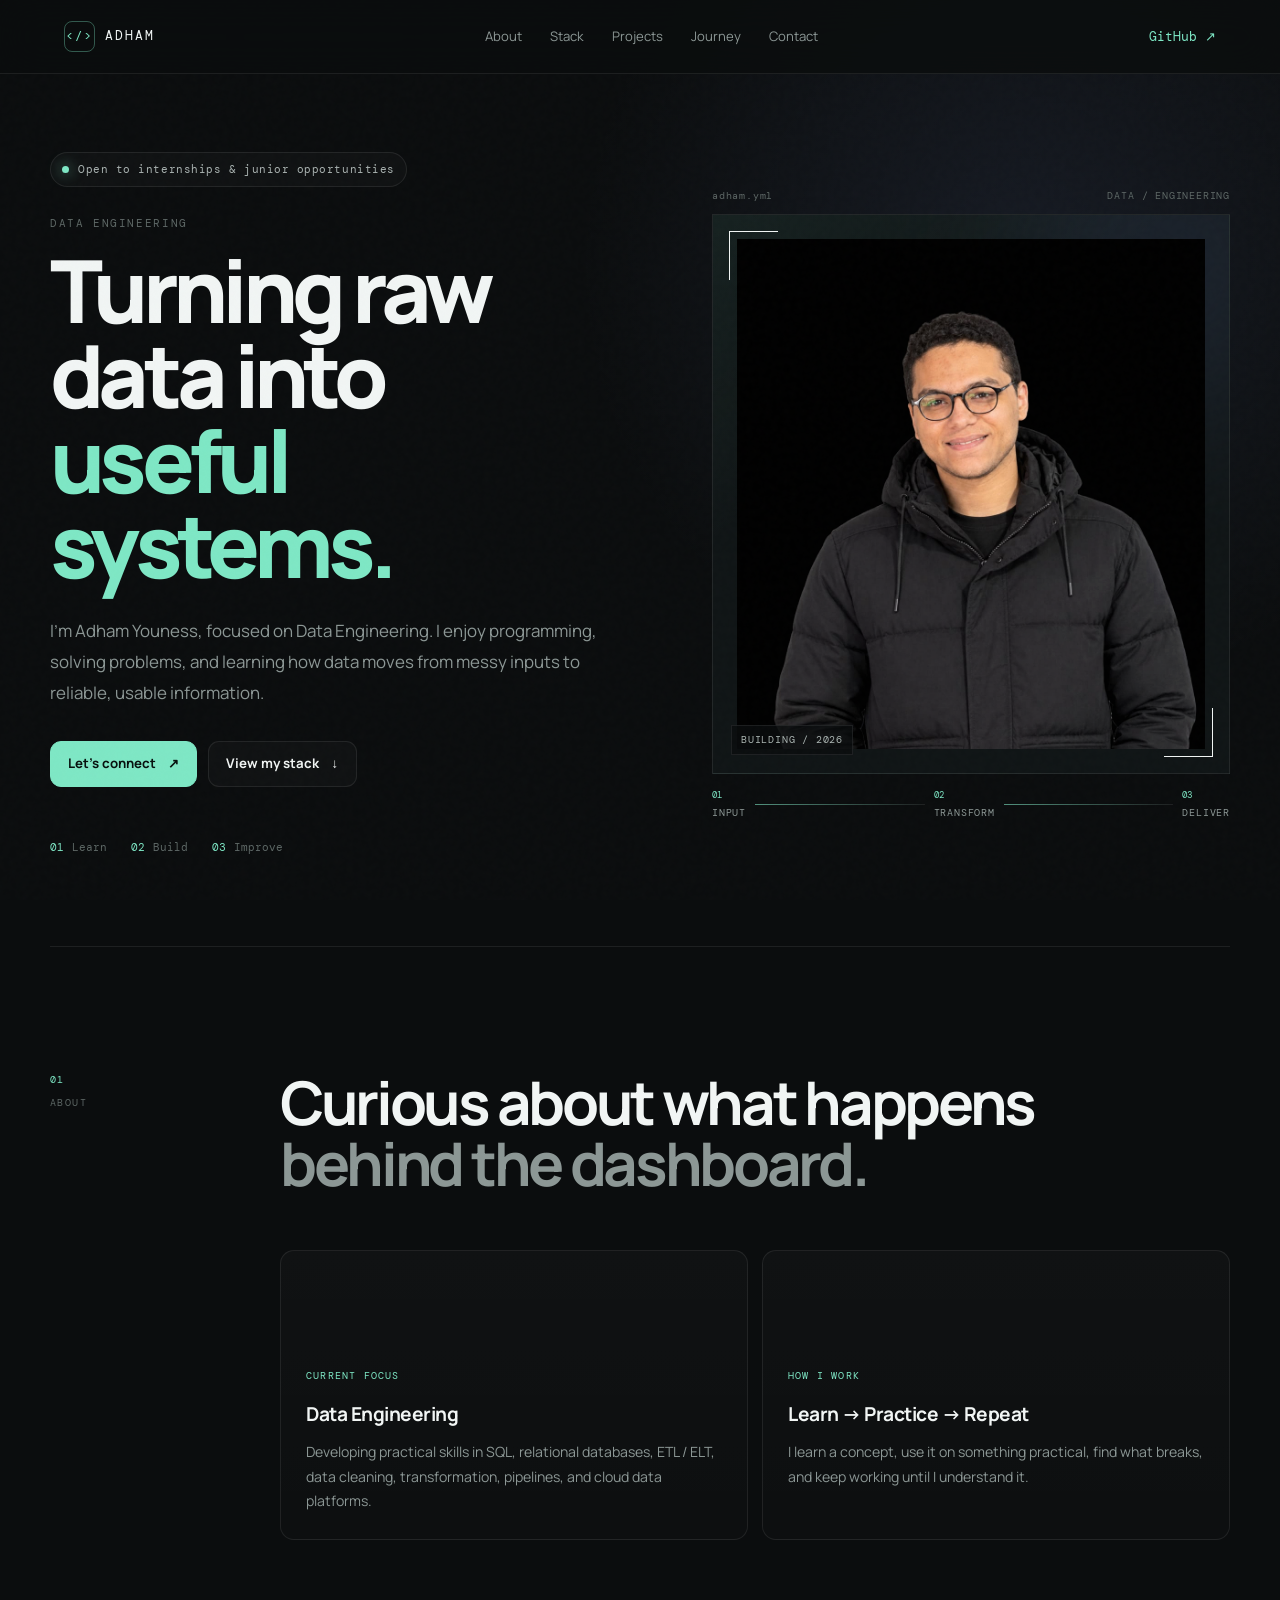
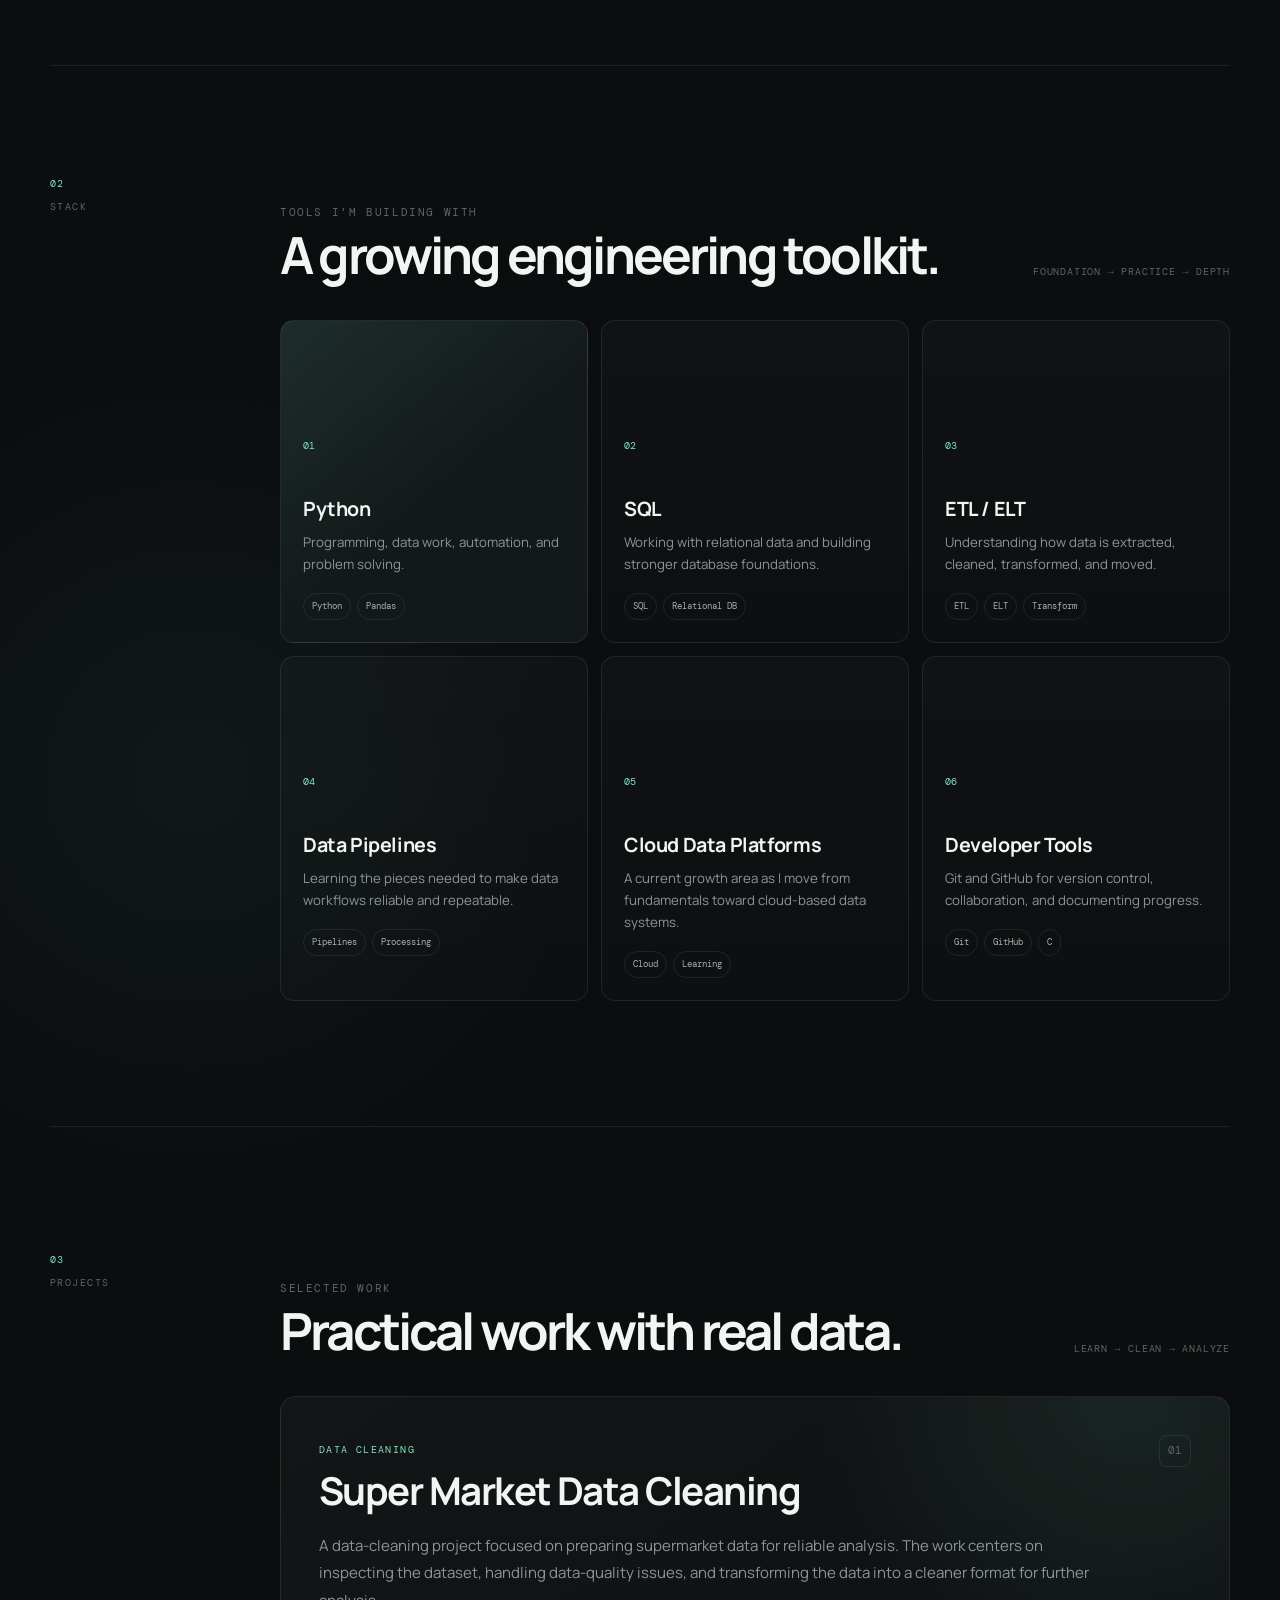
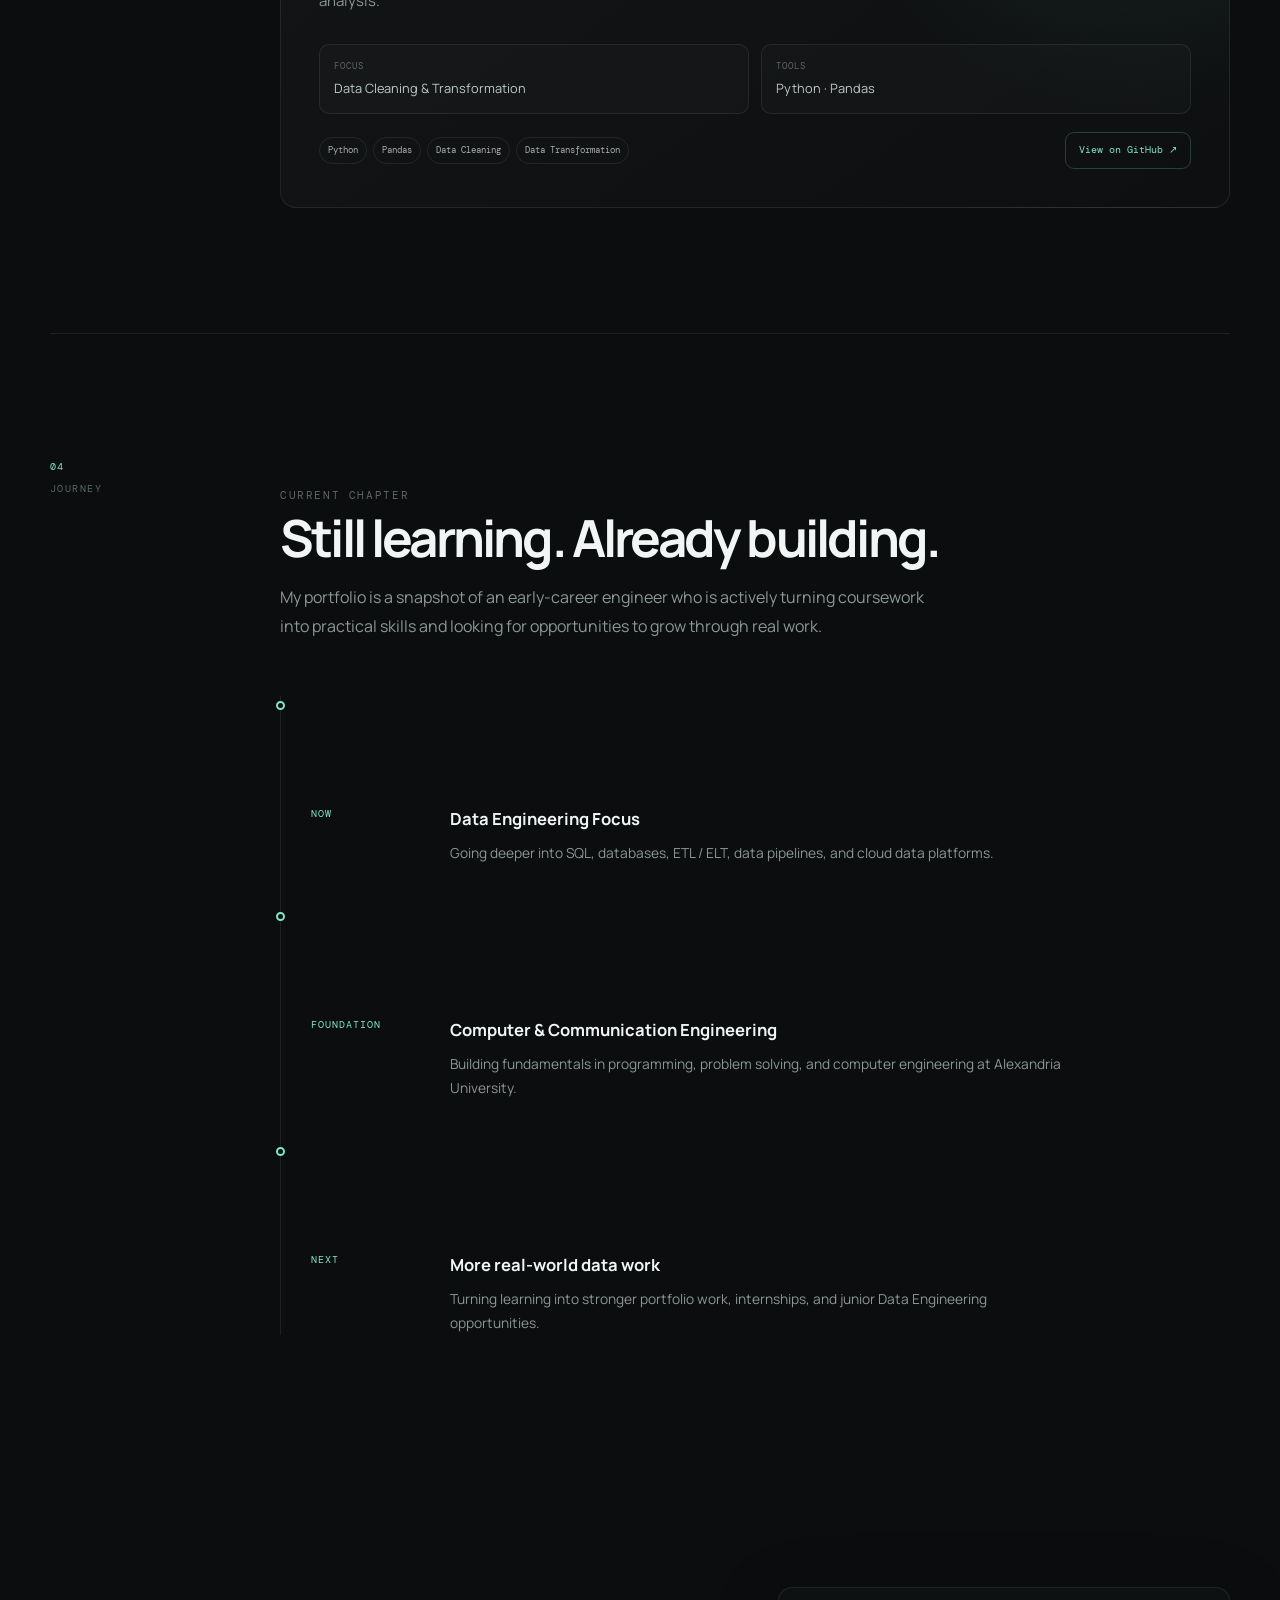
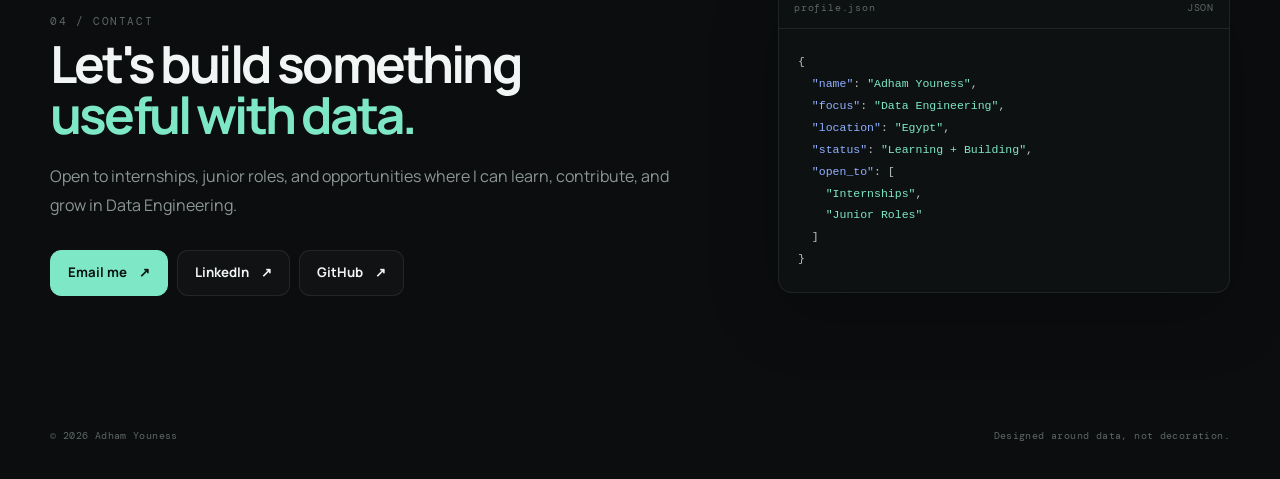
<file: index.html>
<!DOCTYPE html>
<html lang="en">
<head>
    <meta charset="UTF-8">
    <meta name="viewport" content="width=device-width, initial-scale=1.0">

    <title>Adham Youness — Data Engineering</title>
    <meta name="description" content="Adham Youness — Data Engineering, Python, SQL, ETL and data pipelines.">

    <link rel="preconnect" href="https://fonts.googleapis.com">
    <link rel="preconnect" href="https://fonts.gstatic.com" crossorigin>
    <link href="https://fonts.googleapis.com/css2?family=DM+Mono:wght@400;500&family=Manrope:wght@400;500;600;700;800&display=swap" rel="stylesheet">
    <link rel="stylesheet" href="styles.css">
</head>
<body>
    <div class="noise"></div>

    <header class="topbar">
        <a class="brand" href="#home" aria-label="Adham Youness home">
            <span class="brand-mark">&lt;/&gt;</span>
            <span>ADHAM</span>
        </a>

        <nav class="desktop-nav">
            <a href="#about">About</a>
            <a href="#stack">Stack</a>
            <a href="#projects">Projects</a>
            <a href="#journey">Journey</a>
            <a href="#contact">Contact</a>
        </nav>

        <a class="top-link" href="https://github.com/adham678" target="_blank" rel="noopener">
            GitHub ↗
        </a>
    </header>

    <main id="home">
        <!-- HERO -->
        <section class="hero section">
            <div class="hero-copy">
                <div class="eyebrow">
                    <span class="status-dot"></span>
                    Open to internships &amp; junior opportunities
                </div>

                <p class="mono-label">DATA ENGINEERING</p>

                <h1>
                    Turning raw data into
                    <span class="accent-word">useful systems.</span>
                </h1>

                <p class="hero-text">
                    I'm Adham Youness, focused on Data Engineering.
                    I enjoy programming, solving problems, and learning how data moves
                    from messy inputs to reliable, usable information.
                </p>

                <div class="hero-actions">
                    <a class="button button-primary" href="#contact">Let's connect <span>↗</span></a>
                    <a class="button button-ghost" href="#stack">View my stack <span>↓</span></a>
                </div>

                <div class="mini-proof">
                    <div>
                        <span class="mini-number">01</span>
                        <span>Learn</span>
                    </div>
                    <div>
                        <span class="mini-number">02</span>
                        <span>Build</span>
                    </div>
                    <div>
                        <span class="mini-number">03</span>
                        <span>Improve</span>
                    </div>
                </div>
            </div>

            <div class="hero-visual">
                <div class="visual-topline">
                    <span>adham.yml</span>
                    <span>DATA / ENGINEERING</span>
                </div>

                <div class="photo-frame">
                    <div class="photo-glow"></div>
                    <img src="assets/profile.jpg" alt="Adham Youness">
                    <div class="photo-tag">BUILDING / 2026</div>
                </div>

                <div class="pipeline">
                    <div class="pipeline-step">
                        <span class="pipeline-index">01</span>
                        <span class="pipeline-name">INPUT</span>
                    </div>
                    <span class="pipeline-line"></span>
                    <div class="pipeline-step">
                        <span class="pipeline-index">02</span>
                        <span class="pipeline-name">TRANSFORM</span>
                    </div>
                    <span class="pipeline-line"></span>
                    <div class="pipeline-step">
                        <span class="pipeline-index">03</span>
                        <span class="pipeline-name">DELIVER</span>
                    </div>
                </div>
            </div>
        </section>

        <!-- ABOUT -->
        <section id="about" class="section two-col">
            <div class="section-label">
                <span>01</span>
                <p>ABOUT</p>
            </div>

            <div class="section-content about-content">
                <p class="display-copy">
                    Curious about what happens
                    <span>behind the dashboard.</span>
                </p>

                <div class="about-grid">
                    <div class="about-card">
                        <span class="card-kicker">CURRENT FOCUS</span>
                        <h3>Data Engineering</h3>
                        <p>
                            Developing practical skills in SQL, relational databases,
                            ETL / ELT, data cleaning, transformation, pipelines, and
                            cloud data platforms.
                        </p>
                    </div>

                    <div class="about-card">
                        <span class="card-kicker">HOW I WORK</span>
                        <h3>Learn → Practice → Repeat</h3>
                        <p>
                            I learn a concept, use it on something practical, find what
                            breaks, and keep working until I understand it.
                        </p>
                    </div>
                </div>
            </div>
        </section>

        <!-- STACK -->
        <section id="stack" class="section two-col stack-section">
            <div class="section-label">
                <span>02</span>
                <p>STACK</p>
            </div>

            <div class="section-content">
                <div class="stack-heading">
                    <div>
                        <p class="mono-label">TOOLS I'M BUILDING WITH</p>
                        <h2>A growing engineering toolkit.</h2>
                    </div>
                    <span class="stack-note">FOUNDATION → PRACTICE → DEPTH</span>
                </div>

                <div class="stack-grid">
                    <article class="stack-card featured">
                        <span class="stack-num">01</span>
                        <h3>Python</h3>
                        <p>Programming, data work, automation, and problem solving.</p>
                        <div class="tag-row">
                            <span>Python</span>
                            <span>Pandas</span>
                        </div>
                    </article>

                    <article class="stack-card">
                        <span class="stack-num">02</span>
                        <h3>SQL</h3>
                        <p>Working with relational data and building stronger database foundations.</p>
                        <div class="tag-row">
                            <span>SQL</span>
                            <span>Relational DB</span>
                        </div>
                    </article>

                    <article class="stack-card">
                        <span class="stack-num">03</span>
                        <h3>ETL / ELT</h3>
                        <p>Understanding how data is extracted, cleaned, transformed, and moved.</p>
                        <div class="tag-row">
                            <span>ETL</span>
                            <span>ELT</span>
                            <span>Transform</span>
                        </div>
                    </article>

                    <article class="stack-card">
                        <span class="stack-num">04</span>
                        <h3>Data Pipelines</h3>
                        <p>Learning the pieces needed to make data workflows reliable and repeatable.</p>
                        <div class="tag-row">
                            <span>Pipelines</span>
                            <span>Processing</span>
                        </div>
                    </article>

                    <article class="stack-card">
                        <span class="stack-num">05</span>
                        <h3>Cloud Data Platforms</h3>
                        <p>A current growth area as I move from fundamentals toward cloud-based data systems.</p>
                        <div class="tag-row">
                            <span>Cloud</span>
                            <span>Learning</span>
                        </div>
                    </article>

                    <article class="stack-card">
                        <span class="stack-num">06</span>
                        <h3>Developer Tools</h3>
                        <p>Git and GitHub for version control, collaboration, and documenting progress.</p>
                        <div class="tag-row">
                            <span>Git</span>
                            <span>GitHub</span>
                            <span>C</span>
                        </div>
                    </article>
                </div>
            </div>
        </section>


        <!-- PROJECTS -->
        <section id="projects" class="section two-col projects-section">
            <div class="section-label">
                <span>03</span>
                <p>PROJECTS</p>
            </div>

            <div class="section-content">
                <div class="stack-heading">
                    <div>
                        <p class="mono-label">SELECTED WORK</p>
                        <h2>Practical work with real data.</h2>
                    </div>
                    <span class="stack-note">LEARN → CLEAN → ANALYZE</span>
                </div>

                <article class="project-card">
                    <div class="project-top">
                        <div>
                            <span class="project-kicker">DATA CLEANING</span>
                            <h3>Super Market Data Cleaning</h3>
                        </div>
                        <span class="project-number">01</span>
                    </div>

                    <p class="project-description">
                        A data-cleaning project focused on preparing supermarket data
                        for reliable analysis. The work centers on inspecting the dataset,
                        handling data-quality issues, and transforming the data into a
                        cleaner format for further analysis.
                    </p>

                    <div class="project-details">
                        <div>
                            <span class="detail-label">FOCUS</span>
                            <span>Data Cleaning &amp; Transformation</span>
                        </div>
                        <div>
                            <span class="detail-label">TOOLS</span>
                            <span>Python · Pandas</span>
                        </div>
                    </div>

                    <div class="project-footer">
                        <div class="tag-row project-tags">
                            <span>Python</span>
                            <span>Pandas</span>
                            <span>Data Cleaning</span>
                            <span>Data Transformation</span>
                        </div>
                        <a class="project-link" href="https://github.com/adham678/SuperMarket-data-analysis" target="_blank" rel="noopener">
                            View on GitHub ↗
                        </a>
                    </div>
                </article>
            </div>
        </section>

        <!-- JOURNEY -->
        <section id="journey" class="section two-col">
            <div class="section-label">
                <span>04</span>
                <p>JOURNEY</p>
            </div>

            <div class="section-content">
                <div class="journey-intro">
                    <p class="mono-label">CURRENT CHAPTER</p>
                    <h2>Still learning. Already building.</h2>
                    <p>
                        My portfolio is a snapshot of an early-career engineer who is
                        actively turning coursework into practical skills and looking
                        for opportunities to grow through real work.
                    </p>
                </div>

                <div class="timeline">
                    <div class="timeline-item">
                        <div class="timeline-dot"></div>
                        <div class="timeline-meta">NOW</div>
                        <div>
                            <h3>Data Engineering Focus</h3>
                            <p>
                                Going deeper into SQL, databases, ETL / ELT, data pipelines,
                                and cloud data platforms.
                            </p>
                        </div>
                    </div>

                    <div class="timeline-item">
                        <div class="timeline-dot"></div>
                        <div class="timeline-meta">FOUNDATION</div>
                        <div>
                            <h3>Computer &amp; Communication Engineering</h3>
                            <p>
                                Building fundamentals in programming, problem solving,
                                and computer engineering at Alexandria University.
                            </p>
                        </div>
                    </div>

                    <div class="timeline-item">
                        <div class="timeline-dot"></div>
                        <div class="timeline-meta">NEXT</div>
                        <div>
                            <h3>More real-world data work</h3>
                            <p>
                                Turning learning into stronger portfolio work, internships,
                                and junior Data Engineering opportunities.
                            </p>
                        </div>
                    </div>
                </div>
            </div>
        </section>

        <!-- CONTACT -->
        <section id="contact" class="section contact-section">
            <div class="contact-main">
                <p class="mono-label">04 / CONTACT</p>
                <h2>Let's build something<br><span>useful with data.</span></h2>
                <p>
                    Open to internships, junior roles, and opportunities where I can
                    learn, contribute, and grow in Data Engineering.
                </p>

                <div class="contact-actions">
                    <a class="button button-primary" href="mailto:adhamyoness2@gmail.com">
                        Email me <span>↗</span>
                    </a>
                    <a class="button button-ghost" href="https://www.linkedin.com/in/adham-youness-449a6b227" target="_blank" rel="noopener">
                        LinkedIn <span>↗</span>
                    </a>
                    <a class="button button-ghost" href="https://github.com/adham678" target="_blank" rel="noopener">
                        GitHub <span>↗</span>
                    </a>
                </div>
            </div>

            <div class="contact-code">
                <div class="code-head">
                    <span>profile.json</span>
                    <span>JSON</span>
                </div>
<pre><code>{
  <span class="code-key">"name"</span>: <span class="code-string">"Adham Youness"</span>,
  <span class="code-key">"focus"</span>: <span class="code-string">"Data Engineering"</span>,
  <span class="code-key">"location"</span>: <span class="code-string">"Egypt"</span>,
  <span class="code-key">"status"</span>: <span class="code-string">"Learning + Building"</span>,
  <span class="code-key">"open_to"</span>: [
    <span class="code-string">"Internships"</span>,
    <span class="code-string">"Junior Roles"</span>
  ]
}</code></pre>
            </div>
        </section>
    </main>

    <footer>
        <span>© 2026 Adham Youness</span>
        <span>Designed around data, not decoration.</span>
    </footer>

    <script src="script.js"></script>
</body>
</html>
</file>
<file: styles.css>
/* ==============================
   ADHAM YOUNESS — PORTFOLIO V2
   ============================== */

:root {
    --bg: #0b0d0e;
    --bg-2: #101415;
    --panel: #131819;
    --panel-2: #181d1e;
    --text: #f1f5f4;
    --muted: #8c9795;
    --faint: #5d6765;
    --line: rgba(255,255,255,.08);
    --accent: #7ee7c5;
    --accent-2: #8ca7ff;
    --accent-soft: rgba(126,231,197,.11);
    --mono: "DM Mono", monospace;
    --sans: "Manrope", sans-serif;
    --ease: cubic-bezier(.2,.7,.2,1);
}

* { box-sizing: border-box; margin: 0; padding: 0; }

html { scroll-behavior: smooth; }

body {
    min-width: 320px;
    background:
        radial-gradient(circle at 80% 5%, rgba(140,167,255,.09), transparent 28rem),
        radial-gradient(circle at 15% 45%, rgba(126,231,197,.05), transparent 26rem),
        var(--bg);
    color: var(--text);
    font-family: var(--sans);
    line-height: 1.6;
    overflow-x: hidden;
}

a { color: inherit; text-decoration: none; }

.noise {
    position: fixed;
    inset: 0;
    pointer-events: none;
    z-index: 20;
    opacity: .035;
    background-image: url("data:image/svg+xml,%3Csvg viewBox='0 0 160 160' xmlns='http://www.w3.org/2000/svg'%3E%3Cfilter id='n'%3E%3CfeTurbulence type='fractalNoise' baseFrequency='.9' numOctaves='4' stitchTiles='stitch'/%3E%3C/filter%3E%3Crect width='100%25' height='100%25' filter='url(%23n)' opacity='.5'/%3E%3C/svg%3E");
}

.topbar {
    position: sticky;
    top: 0;
    z-index: 30;
    height: 74px;
    display: flex;
    align-items: center;
    justify-content: space-between;
    padding: 0 clamp(20px, 5vw, 72px);
    background: rgba(11,13,14,.78);
    border-bottom: 1px solid var(--line);
    backdrop-filter: blur(18px);
}

.brand {
    display: inline-flex;
    gap: 10px;
    align-items: center;
    font-family: var(--mono);
    font-size: .8rem;
    letter-spacing: .15em;
}

.brand-mark {
    display: grid;
    place-items: center;
    width: 31px;
    height: 31px;
    color: var(--accent);
    border: 1px solid rgba(126,231,197,.35);
    border-radius: 8px;
    font-size: .74rem;
}

.desktop-nav {
    display: flex;
    gap: 28px;
}

.desktop-nav a,
.top-link {
    color: var(--muted);
    font-size: .82rem;
    transition: color .25s ease;
}

.desktop-nav a:hover,
.top-link:hover { color: var(--text); }

.top-link {
    font-family: var(--mono);
    color: var(--accent);
}

.section {
    width: min(1180px, calc(100% - 40px));
    margin-inline: auto;
}

.hero {
    min-height: calc(100vh - 74px);
    display: grid;
    grid-template-columns: 1.05fr .95fr;
    gap: clamp(40px, 7vw, 110px);
    align-items: center;
    padding: 78px 0 90px;
}

.hero-copy { max-width: 710px; }

.eyebrow {
    display: inline-flex;
    gap: 9px;
    align-items: center;
    padding: 8px 11px;
    border: 1px solid var(--line);
    background: rgba(255,255,255,.025);
    color: #aab3b1;
    border-radius: 999px;
    font-family: var(--mono);
    font-size: .68rem;
    letter-spacing: .05em;
}

.status-dot {
    width: 7px;
    height: 7px;
    border-radius: 50%;
    background: var(--accent);
    box-shadow: 0 0 14px rgba(126,231,197,.8);
}

.mono-label {
    margin-top: 28px;
    font-family: var(--mono);
    font-size: .67rem;
    letter-spacing: .15em;
    color: var(--faint);
}

h1 {
    margin-top: 14px;
    max-width: 760px;
    font-size: clamp(3.2rem, 6.8vw, 6.1rem);
    line-height: .98;
    letter-spacing: -.065em;
    font-weight: 800;
}

.accent-word,
.contact-main h2 span { color: var(--accent); }

.hero-text {
    max-width: 650px;
    margin-top: 27px;
    color: var(--muted);
    font-size: 1.06rem;
    line-height: 1.85;
}

.hero-actions {
    display: flex;
    gap: 11px;
    flex-wrap: wrap;
    margin-top: 32px;
}

.button {
    min-height: 46px;
    padding: 11px 17px;
    border-radius: 11px;
    display: inline-flex;
    align-items: center;
    gap: 12px;
    font-size: .83rem;
    font-weight: 700;
    border: 1px solid var(--line);
    transition: transform .25s ease, border-color .25s ease, background .25s ease;
}

.button:hover {
    transform: translateY(-3px);
    border-color: rgba(255,255,255,.18);
}

.button span { font-family: var(--mono); }

.button-primary {
    color: #07110e;
    background: var(--accent);
    border-color: var(--accent);
}

.button-primary:hover {
    background: #9af0d2;
    border-color: #9af0d2;
}

.button-ghost {
    color: var(--text);
    background: rgba(255,255,255,.025);
}

.mini-proof {
    display: flex;
    gap: 24px;
    margin-top: 52px;
    color: var(--faint);
    font-family: var(--mono);
    font-size: .67rem;
}

.mini-proof > div {
    display: flex;
    gap: 8px;
    align-items: center;
}

.mini-number { color: var(--accent); }

.hero-visual { width: 100%; }

.visual-topline {
    display: flex;
    justify-content: space-between;
    color: var(--faint);
    font-family: var(--mono);
    font-size: .63rem;
    letter-spacing: .08em;
    margin-bottom: 10px;
}

.photo-frame {
    position: relative;
    overflow: hidden;
    min-height: 560px;
    border: 1px solid var(--line);
    background:
        linear-gradient(145deg, rgba(126,231,197,.06), transparent 36%),
        #101516;
}

.photo-glow {
    position: absolute;
    width: 300px;
    height: 300px;
    top: -100px;
    right: -90px;
    background: var(--accent-2);
    opacity: .1;
    filter: blur(80px);
    border-radius: 50%;
}

.photo-frame::before,
.photo-frame::after {
    content: "";
    position: absolute;
    width: 48px;
    height: 48px;
    z-index: 2;
    border-color: rgba(126,231,197,.6);
}

.photo-frame::before {
    left: 16px;
    top: 16px;
    border-left: 1px solid;
    border-top: 1px solid;
}

.photo-frame::after {
    right: 16px;
    bottom: 16px;
    border-right: 1px solid;
    border-bottom: 1px solid;
}

.photo-frame img {
    position: absolute;
    inset: 24px;
    width: calc(100% - 48px);
    height: calc(100% - 48px);
    object-fit: cover;
    object-position: center top;
    filter: contrast(1.02) saturate(.92);
}

.photo-tag {
    position: absolute;
    bottom: 18px;
    left: 18px;
    z-index: 3;
    padding: 6px 9px;
    background: rgba(11,13,14,.8);
    border: 1px solid var(--line);
    color: #abb5b2;
    font-family: var(--mono);
    font-size: .62rem;
    letter-spacing: .08em;
}

.pipeline {
    display: grid;
    grid-template-columns: auto 1fr auto 1fr auto;
    gap: 9px;
    align-items: center;
    margin-top: 14px;
    color: var(--muted);
}

.pipeline-step {
    display: grid;
    gap: 2px;
    justify-items: start;
}

.pipeline-index {
    color: var(--accent);
    font-family: var(--mono);
    font-size: .58rem;
}

.pipeline-name {
    font-family: var(--mono);
    font-size: .62rem;
    letter-spacing: .08em;
}

.pipeline-line {
    height: 1px;
    background: linear-gradient(90deg, rgba(126,231,197,.6), var(--line));
}

.two-col {
    display: grid;
    grid-template-columns: 170px minmax(0, 1fr);
    gap: 60px;
    padding: 125px 0;
    border-top: 1px solid var(--line);
}

.section-label {
    position: sticky;
    top: 105px;
    align-self: start;
    font-family: var(--mono);
    font-size: .62rem;
    letter-spacing: .15em;
    color: var(--faint);
}

.section-label span {
    display: block;
    color: var(--accent);
    margin-bottom: 7px;
}

.display-copy {
    max-width: 880px;
    font-size: clamp(2.4rem, 4.7vw, 4.6rem);
    line-height: 1.02;
    letter-spacing: -.055em;
    font-weight: 700;
}

.display-copy span { color: var(--muted); }

.about-grid {
    display: grid;
    grid-template-columns: repeat(2, 1fr);
    gap: 14px;
    margin-top: 55px;
}

.about-card,
.stack-card {
    background: linear-gradient(180deg, rgba(255,255,255,.025), rgba(255,255,255,.012));
    border: 1px solid var(--line);
    border-radius: 14px;
    transition: transform .3s var(--ease), border-color .3s ease;
}

.about-card:hover,
.stack-card:hover {
    transform: translateY(-4px);
    border-color: rgba(126,231,197,.22);
}

.about-card {
    padding: 25px;
}

.card-kicker {
    font-family: var(--mono);
    font-size: .62rem;
    color: var(--accent);
    letter-spacing: .12em;
}

.about-card h3 {
    margin-top: 13px;
    font-size: 1.2rem;
    letter-spacing: -.025em;
}

.about-card p {
    margin-top: 10px;
    color: var(--muted);
    font-size: .88rem;
    line-height: 1.75;
}

.stack-section { padding-top: 110px; }

.stack-heading {
    display: flex;
    justify-content: space-between;
    gap: 25px;
    align-items: end;
}

.stack-heading h2,
.journey-intro h2,
.contact-main h2 {
    margin-top: 8px;
    font-size: clamp(2.1rem, 4vw, 3.7rem);
    line-height: 1;
    letter-spacing: -.055em;
}

.stack-note {
    color: var(--faint);
    font-family: var(--mono);
    font-size: .62rem;
    letter-spacing: .08em;
    white-space: nowrap;
}

.stack-grid {
    display: grid;
    grid-template-columns: repeat(3, 1fr);
    gap: 13px;
    margin-top: 40px;
}

.stack-card {
    min-height: 215px;
    padding: 22px;
    position: relative;
}

.stack-card.featured {
    background:
        linear-gradient(140deg, rgba(126,231,197,.10), transparent 55%),
        var(--panel);
}

.stack-num {
    font-family: var(--mono);
    font-size: .64rem;
    color: var(--accent);
}

.stack-card h3 {
    margin-top: 36px;
    font-size: 1.23rem;
    letter-spacing: -.02em;
}

.stack-card p {
    margin-top: 8px;
    color: var(--muted);
    font-size: .83rem;
    line-height: 1.65;
}

.tag-row {
    display: flex;
    flex-wrap: wrap;
    gap: 6px;
    margin-top: 17px;
}

.tag-row span {
    padding: 5px 8px;
    border: 1px solid var(--line);
    border-radius: 999px;
    color: #a8b1af;
    font-family: var(--mono);
    font-size: .59rem;
}

.journey-intro {
    max-width: 760px;
}

.journey-intro > p:last-child {
    margin-top: 20px;
    max-width: 670px;
    color: var(--muted);
    line-height: 1.8;
}

.timeline {
    margin-top: 56px;
    border-left: 1px solid var(--line);
}

.timeline-item {
    display: grid;
    grid-template-columns: 115px 1fr;
    gap: 24px;
    position: relative;
    padding: 0 0 42px 30px;
}

.timeline-item:last-child { padding-bottom: 0; }

.timeline-dot {
    position: absolute;
    left: -5px;
    top: 5px;
    width: 9px;
    height: 9px;
    border-radius: 50%;
    background: var(--bg);
    border: 2px solid var(--accent);
}

.timeline-meta {
    font-family: var(--mono);
    font-size: .61rem;
    color: var(--accent);
    letter-spacing: .1em;
}

.timeline-item h3 {
    font-size: 1.04rem;
}

.timeline-item p {
    margin-top: 8px;
    color: var(--muted);
    font-size: .86rem;
    line-height: 1.75;
    max-width: 620px;
}

.contact-section {
    display: grid;
    grid-template-columns: 1.2fr .8fr;
    gap: 50px;
    padding: 125px 0 110px;
}

.contact-main > p:not(.mono-label) {
    max-width: 620px;
    margin-top: 22px;
    color: var(--muted);
    line-height: 1.8;
}

.contact-actions {
    display: flex;
    flex-wrap: wrap;
    gap: 9px;
    margin-top: 30px;
}

.contact-code {
    align-self: center;
    background: #0d1112;
    border: 1px solid var(--line);
    border-radius: 14px;
    overflow: hidden;
    box-shadow: 0 18px 70px rgba(0,0,0,.22);
}

.code-head {
    display: flex;
    justify-content: space-between;
    padding: 12px 15px;
    border-bottom: 1px solid var(--line);
    color: var(--faint);
    font-family: var(--mono);
    font-size: .62rem;
    letter-spacing: .08em;
}

.contact-code pre {
    margin: 0;
    padding: 22px 19px;
    overflow-x: auto;
    font-family: var(--mono);
    font-size: .72rem;
    line-height: 1.9;
    color: #bac2c0;
}

.code-key { color: #91b0ff; }
.code-string { color: var(--accent); }

footer {
    width: min(1180px, calc(100% - 40px));
    margin: 0 auto;
    padding: 22px 0 35px;
    display: flex;
    justify-content: space-between;
    gap: 20px;
    color: var(--faint);
    font-family: var(--mono);
    font-size: .61rem;
    letter-spacing: .04em;
}

@media (max-width: 1000px) {
    .hero {
        grid-template-columns: 1fr;
        min-height: auto;
    }

    .hero-visual {
        max-width: 680px;
        margin-inline: auto;
    }

    .photo-frame { min-height: 620px; }
    .stack-grid { grid-template-columns: repeat(2, 1fr); }
    .contact-section { grid-template-columns: 1fr; }
}

@media (max-width: 760px) {
    .topbar { padding-inline: 18px; }
    .desktop-nav { display: none; }

    .section {
        width: min(100% - 28px, 700px);
    }

    .hero { padding: 52px 0 72px; }

    h1 {
        font-size: clamp(3rem, 15vw, 5rem);
    }

    .hero-text { font-size: .96rem; }

    .photo-frame { min-height: 520px; }

    .two-col {
        grid-template-columns: 1fr;
        gap: 24px;
        padding: 86px 0;
    }

    .section-label {
        position: static;
        display: flex;
        gap: 9px;
        align-items: center;
    }

    .section-label span { margin: 0; }

    .display-copy {
        font-size: clamp(2.25rem, 12vw, 4rem);
    }

    .about-grid { grid-template-columns: 1fr; }
    .stack-grid { grid-template-columns: 1fr; }

    .stack-heading {
        display: block;
    }

    .stack-note {
        display: block;
        margin-top: 15px;
    }

    .timeline-item {
        grid-template-columns: 1fr;
        gap: 8px;
    }

    .contact-section {
        padding: 86px 0;
    }

    footer {
        width: min(100% - 28px, 700px);
        flex-direction: column;
    }
}

@media (max-width: 480px) {
    .brand { font-size: .72rem; }

    .top-link { font-size: .72rem; }

    .hero-actions,
    .contact-actions {
        flex-direction: column;
        align-items: stretch;
    }

    .button {
        justify-content: center;
    }

    .mini-proof {
        gap: 15px;
        margin-top: 38px;
    }

    .photo-frame {
        min-height: 470px;
    }

    .photo-frame img {
        inset: 16px;
        width: calc(100% - 32px);
        height: calc(100% - 32px);
    }

    .pipeline {
        grid-template-columns: 1fr;
        gap: 4px;
    }

    .pipeline-line { display: none; }

}

@media (prefers-reduced-motion: reduce) {
    html { scroll-behavior: auto; }
    *, *::before, *::after {
        transition: none !important;
        animation: none !important;
    }
}

/* ---------- REVEAL ---------- */
.about-card,
.stack-card,
.timeline-item,
.contact-code

.about-card.is-visible,
.stack-card.is-visible,
.timeline-item.is-visible,
.contact-code.is-visible

/* ---------- PROJECTS ---------- */
.projects-section { padding-top: 110px; }
.project-card {
    margin-top: 40px;
    padding: clamp(24px, 4vw, 38px);
    border: 1px solid var(--line);
    border-radius: 16px;
    background: radial-gradient(circle at 90% 0%, rgba(126,231,197,.09), transparent 20rem), linear-gradient(145deg, rgba(255,255,255,.035), rgba(255,255,255,.01));
    transition: transform .3s var(--ease), border-color .3s ease, box-shadow .3s ease;
}
.project-card:hover { transform: translateY(-5px); border-color: rgba(126,231,197,.24); box-shadow: 0 22px 65px rgba(0,0,0,.22); }
.project-top { display:flex; align-items:flex-start; justify-content:space-between; gap:20px; }
.project-kicker { color:var(--accent); font-family:var(--mono); font-size:.62rem; letter-spacing:.14em; }
.project-card h3 { margin-top:10px; font-size:clamp(1.7rem,3vw,2.5rem); line-height:1.05; letter-spacing:-.04em; }
.project-number { color:var(--faint); font-family:var(--mono); font-size:.7rem; border:1px solid var(--line); padding:6px 8px; border-radius:8px; }
.project-description { max-width:780px; margin-top:21px; color:var(--muted); font-size:.94rem; line-height:1.8; }
.project-details { display:grid; grid-template-columns:repeat(2,minmax(0,1fr)); gap:12px; margin-top:30px; }
.project-details > div { display:grid; gap:5px; padding:14px; border:1px solid var(--line); border-radius:10px; background:rgba(255,255,255,.018); }
.detail-label { color:var(--faint); font-family:var(--mono); font-size:.58rem; letter-spacing:.12em; }
.project-details > div > span:last-child { color:#c0c9c6; font-size:.8rem; }
.project-tags { margin-top:18px; }
@media (max-width:600px) { .project-details { grid-template-columns:1fr; } }

/* ---------- PROJECT FOOTER ---------- */
.project-footer {
    display: flex;
    align-items: center;
    justify-content: space-between;
    gap: 18px;
    margin-top: 18px;
    flex-wrap: wrap;
}

.project-tags {
    margin-top: 0;
}

.project-link {
    display: inline-flex;
    align-items: center;
    gap: 8px;
    padding: 9px 13px;
    border: 1px solid rgba(126,231,197,.22);
    border-radius: 9px;
    color: var(--accent);
    font-family: var(--mono);
    font-size: .65rem;
    transition: transform .25s ease, background .25s ease, border-color .25s ease;
}

.project-link:hover {
    transform: translateY(-2px);
    background: rgba(126,231,197,.07);
    border-color: rgba(126,231,197,.42);
}

@media (max-width: 600px) {
    .project-footer {
        align-items: stretch;
        flex-direction: column;
    }

    .project-link {
        justify-content: center;
    }
}
</file>
